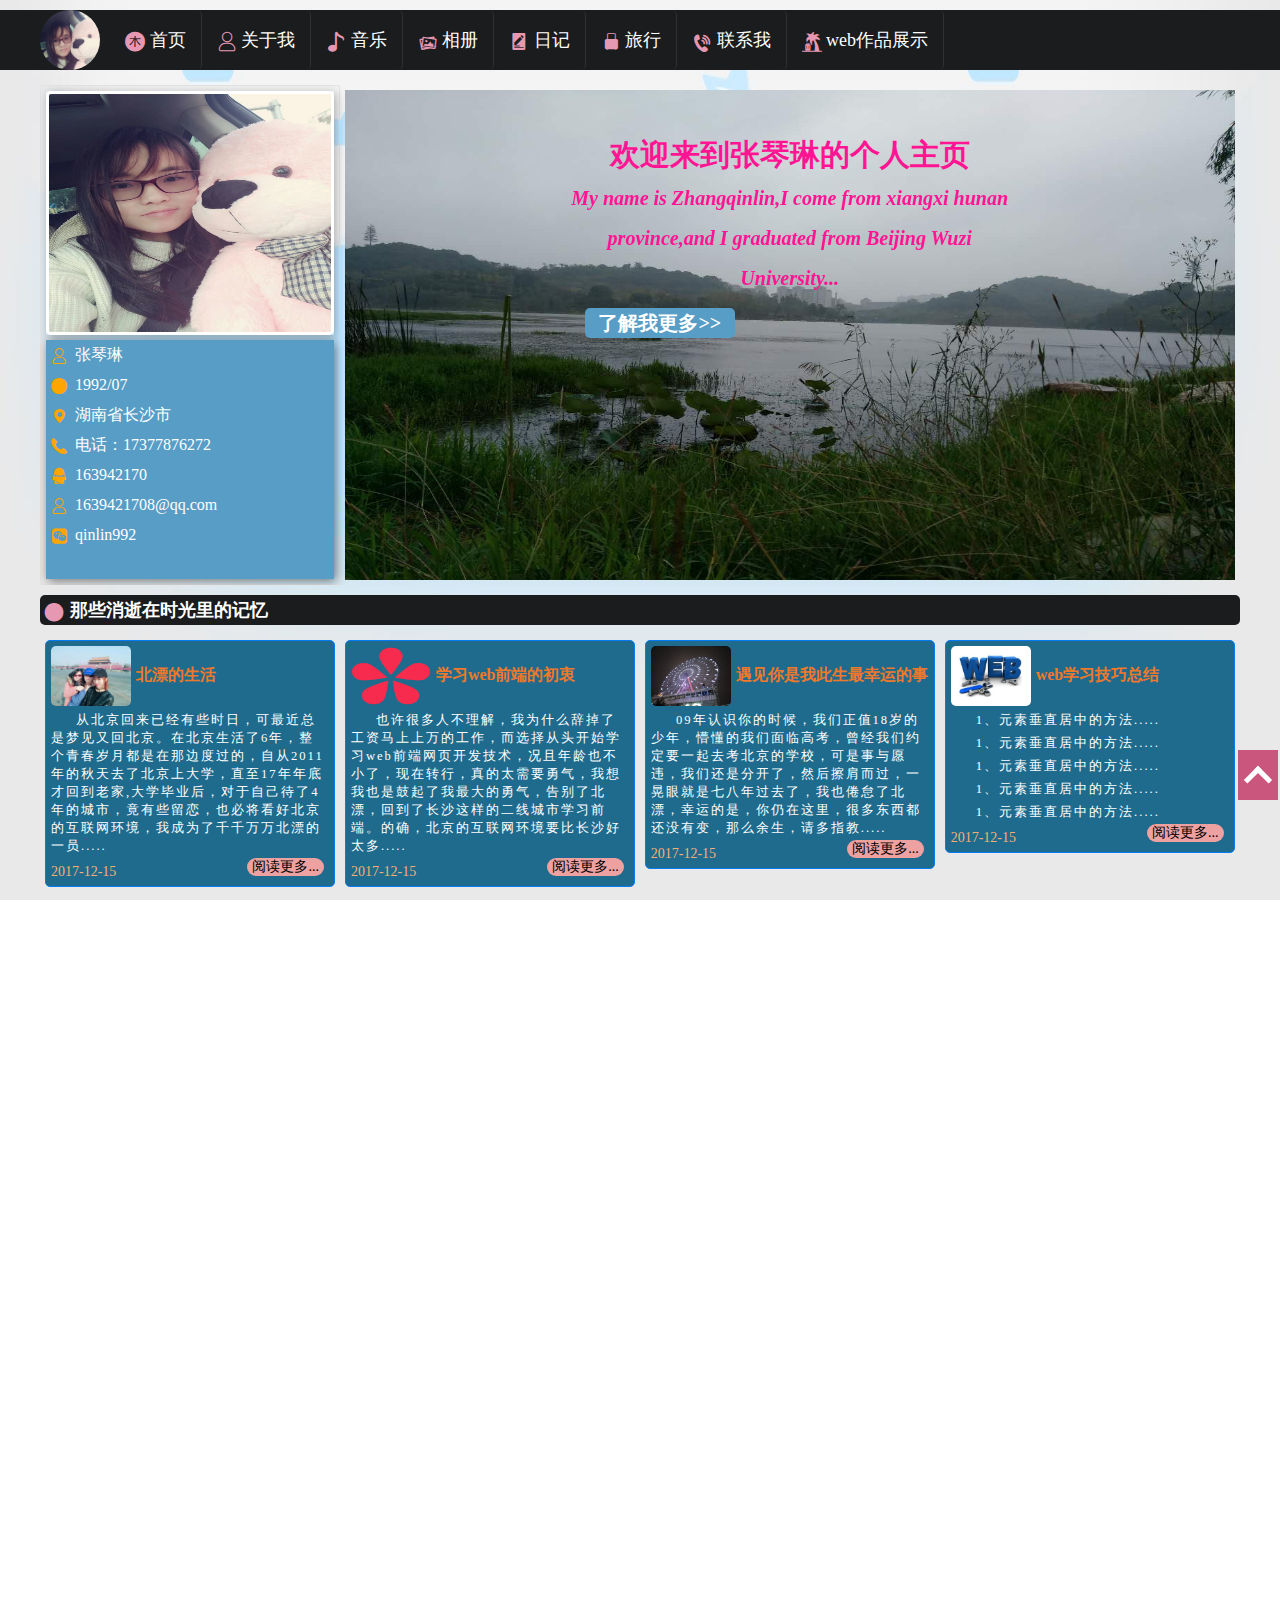
<file: index.html>
<!DOCTYPE html>
<html>

	<head>
		<meta charset="UTF-8">
		<meta name="viewport" content="width=device-width,initial-scale=1,minimum-scale=1,maximum-scale=1,user-scalable=no" />
		<title>zhangqinlin个人博客</title>
		<link rel="stylesheet" type="text/css" href="./css/自定义栅格.css" />
		<link rel="stylesheet" type="text/css" href="./css/index.css" />
		<link rel="stylesheet" type="text/css" href="./css/public.css" />
		<link rel="stylesheet" type="text/css" href="./css/iconfont.css">
		<script src="./js/index.js" type="text/javascript" charset="utf-8"></script>
		<link rel="shortcut icon" href="./img/qinlin.jpg">

	</head>

	<body>
		<div id="snowFlow"></div>
		<div id="myHome">

			<!--头部开始-->
			<div id="header" class="clearfix">
				<div class="header_fix">
					<div class="container">
						<div class="row clearfix" >
							<a href="index.html"  class="col-xs-6 logo"><i></i></a>
						<ul>
							<a href="index.html" class="col-xs-6 ">
								<li>
									<i class="iconfont icon-mu"></i>
									<span>首页</span>
								</li>
							</a>
							<a href="aboutMe.html" class="col-xs-6 ">
								<li class="aboutMe">
									<i class="iconfont icon-wo"></i>
									<span>关于我</span>
								</li>
							</a>
							<a href="music.html" class="col-xs-6 ">
								<li>
									<i class="iconfont icon-yinle"></i> 音乐
								</li>
							</a>
							<a href="photos.html" class="col-xs-6 ">
								<li>
									<i class="iconfont icon-zhaopian"></i>
									<span>相册</span>
								</li>
							</a>
							<a href="diary.html" class="col-xs-6 ">
								<li>
									<i class="iconfont icon-diary"></i>
									<span>日记</span>
								</li>
							</a>
							<a href="travel.html" class="col-xs-6 ">
								<li>
									<i class="iconfont icon-lvhang2"></i> 旅行
								</li>
							</a>

							<a href="contactME.html" class="col-xs-6 ">
								<li>
									<i class="iconfont icon-dianhua"></i>
									<span>联系我</span>
								</li>
							</a>
							<a href="webProduct.html" class="col-xs-6 ">
								<li>
									<i class="iconfont icon-lvhang1"></i>
									<span>web作品展示</span>
								</li>
							</a>
						</ul>
						</div>
						
					</div>
				</div>

			</div>
			<!--头部结束-->

			<div id="Flash" >
				<!--轮播图部分-->
				<div class="container clearfix">
					<div class="row clearfix">
						<div class="col-lg-3 col-md-6 col-xs-12 col-sm-3 F_left ">
						<div class="photo">
							<img src="./img/qinlin.jpg"/>
						</div>
							<ul class="introduce">
								<li>
									<i class="iconfont icon-wo"></i>
									<span>张琴琳</span>
								</li>
								<li>
									<i class="iconfont icon-xiangmu"></i>
									<span>1992/07</span>
								</li>
								<li >
									<i class="iconfont icon-didian"></i>
									<span>湖南省长沙市</span>
								</li>
								<li>
									<i class="iconfont icon-dianhua3"></i>
									<span>电话：17377876272</span>
								</li>
								<li>
									<i class="iconfont icon-qq"></i>
									<span>163942170</span>
								</li>
								<li>
									<i class="iconfont icon-wo"></i>
									<span>1639421708@qq.com</span>
								</li>
								<li>
									<i class="iconfont icon-weixin"></i>
									<span>qinlin992</span>
								</li>
							</ul>
					</div>
						<div class="col-lg-9 col-md-6 col-xs-12 col-sm-3 Flash_list ">
							<a href="#"><img src="./img/5.jpg" / class="lbt"></a>
							<div class="flash_cover">
								<div class="welcome">
									<div class="introduce">
										<span style="font-size: 30px;">欢迎来到张琴琳的个人主页</span>
										<div><em>My name is Zhangqinlin,I come from xiangxi hunan province,and  I graduated from Beijing Wuzi University...</em> </div>
									</div>
									<a href="aboutMe.html" class="more">了解我更多>></a>
								</div>
						    </div>
							<div class="turn_left turn"></div>
							<div class="turn_right turn"></div>
						</div>
					</div>
					
				
				</div>
				<!--轮播图结束-->
			</div>

			<!--内容概览部分-->
			<div class="desc">
				<div class="container clearfix">
					<!--日记-消逝在时光里的记忆-->
					<div class="diary clearfix">
						<div class="title ">
							<i class="iconfont icon-xiangmu"></i>
							<span>那些消逝在时光里的记忆</span>
						</div>
						<div class='row clearfix'>
							<div class="col-lg-3 col-md-3 col-xs-12 col-sm-6">
								<div class="desc-item clearfix">
									<h3><img src="./img/beijing.jpg"/><span>北漂的生活</span></h3>
									<p>从北京回来已经有些时日，可最近总是梦见又回北京。在北京生活了6年，整个青春岁月都是在那边度过的，自从2011年的秋天去了北京上大学，直至17年年底才回到老家,大学毕业后，对于自己待了4年的城市，竟有些留恋，也必将看好北京的互联网环境，我成为了千千万万北漂的一员.....</p>
									<date class='date'>2017-12-15</date>
									<a href="#" class="readMore">阅读更多...</a>
								</div>
							</div>
							<div class="col-lg-3 col-md-3 col-xs-12 col-sm-6">
								<div class="desc-item clearfix">
									<h3><img src="./img/hua.png"  />学习web前端的初衷</h3>
									<p>也许很多人不理解，我为什么辞掉了工资马上上万的工作，而选择从头开始学习web前端网页开发技术，况且年龄也不小了，现在转行，真的太需要勇气，我想我也是鼓起了我最大的勇气，告别了北漂，回到了长沙这样的二线城市学习前端。的确，北京的互联网环境要比长沙好太多.....</p>
									<date class='date'>2017-12-15</date>
									<a href="#" class="readMore">阅读更多...</a>
								</div>
							</div>
							<div class="col-lg-3 col-md-3 col-xs-12 col-sm-6">
								<div class="desc-item clearfix">
									<h3><img src="./img/love1.jpg"  /><span>遇见你是我此生最幸运的事</span></h3>
									<p>09年认识你的时候，我们正值18岁的少年，懵懂的我们面临高考，曾经我们约定要一起去考北京的学校，可是事与愿违，我们还是分开了，然后擦肩而过，一晃眼就是七八年过去了，我也倦怠了北漂，幸运的是，你仍在这里，很多东西都还没有变，那么余生，请多指教.....</p>
									
									<date class='date'>2017-12-15</date>
									<a href="#" class="readMore">阅读更多...</a>
								</div>
							</div>
							<div class="col-lg-3 col-md-3 col-xs-12 col-sm-6">
								<div class="desc-item clearfix">
									<h3><img src="./img/web.jpg"  />web学习技巧总结</h3>
									<p>1、元素垂直居中的方法.....</p>
									<p>1、元素垂直居中的方法.....</p>
									<p>1、元素垂直居中的方法.....</p>
									<p>1、元素垂直居中的方法.....</p>
									<p>1、元素垂直居中的方法.....</p>
									<date class='date'>2017-12-15</date>
									<a href="#" class="readMore">阅读更多...</a>
								</div>
							</div>
						</div>
					</div>
					<!--日记-消逝在时光里的记忆结束-->

					<!--旅行相册-->
					<div class="xiangce clearfix">
						<div class="title ">
							<i class="iconfont icon-liebiao" style="color: red;margin-left: 5px;"></i>
							<span>那些年走过的路</span>
						</div>
						<div class='row clearfix'>
							<div class="col-lg-2 col-md-3 col-xs-6 col-sm-4">
								<div class="desc-item clearfix">
									<img src="./img/11.jpg"/>
									<div>
										<date class='date'>故宫游   <span class="date">2011</span></date>
										<span class="readMore">查看更多</span>
									</div>
								</div>
							</div>
							<div class="col-lg-2 col-md-3 col-xs-6 col-sm-4">
								<div class="desc-item clearfix">
									<img src="./img/14.jpg"/>
									<div>
										<date class='date'>故宫游   <span class="date">2011</span></date>
										<span class="readMore">查看更多</span>
									</div>
								</div>
							</div>
							<div class="col-lg-2 col-md-3 col-xs-6 col-sm-4">
								<div class="desc-item clearfix">
									<img src="./img/15.jpg"/>
									<div>
										<date class='date'>故宫游   <span class="date">2011</span></date>
										<span class="readMore">查看更多</span>
									</div>
								</div>
							</div>
							<div class="col-lg-2 col-md-3 col-xs-6 col-sm-4">
								<div class="desc-item clearfix">
									<img src="./img/4.jpg"/>
									<div>
										<date class='date'>故宫游   <span class="date">2011</span></date>
										<span class="readMore">查看更多</span>
									</div>
								</div>
							</div>
							<div class="col-lg-2 col-md-3 col-xs-6 col-sm-4">
								<div class="desc-item clearfix">
									<img src="./img/5.jpg"/>
									<div>
										<date class='date'>建珊瑚   <span class="date">2011</span></date>
										<span class="readMore">查看更多</span>
									</div>
								</div>
							</div>
							<div class="col-lg-2 col-md-3 col-xs-6 col-sm-4">
								<div class="desc-item clearfix">
									<img src="./img/6.jpg"/>
									<div>
										<date class='date'>巴厘岛   <span class="date">2017</span></date>
										<span class="readMore">查看更多</span>
									</div>
								</div>
							</div>
							
						</div>
					</div>
					<!--旅行相册结束-->

					<!--web作品展示-->
					<div class="webProuct clearfix">
						<div class="title ">
							<i class="iconfont icon-lvxing1"></i>
							<span>对web前端的热爱</span>
						</div>
						<div class='row clearfix'>
							<div class="col-lg-3 col-md-6 col-xs-12 col-sm-6">
								<div class="desc-item  xiaomi">
									<a href="#" class="readMore">详细信息...</a>
									<h3>小米商城项目</h3>
									
								</div>
							</div>
							<div class="col-lg-3 col-md-6 col-xs-12 col-sm-6">
								<div class="desc-item canvas">
									<h3>canvas h5</h3>
									<a href="#"  class="readMore">详细信息...</a>
								</div>
							</div>
							<div class="col-lg-3 col-md-6 col-xs-12 col-sm-6">
								<div class="desc-item meituan">
									<h3>美图网</h3>
									<a href="#" class="readMore">详细信息...</a>
								</div>
							</div>
							<div class="col-lg-3 col-md-6 col-xs-12 col-sm-6">
								<div class="desc-item taobao">
									<h3>淘宝</h3>
									<a href="#" class="readMore">详细信息...</a>
								</div>
							</div>
						</div>
					</div>
					<!--web作品展示结束-->
				</div>
			</div>

			<!--底部部分-->
			<div id="footer">
				<div class='container'>
					<div class='footer_link'>web前端学习常用链接：
						<a href="https://github.com/">github代码托管</a>
						<a href="https://ke.qq.com/">腾讯课堂</a>
						<a href="https://gitee.com/">码云</a>
						<a href="http://www.w3school.com.cn/">W3C school</a>
						<a href="https://developer.mozilla.org/zh-CN/docs/Web/JavaScript">javascript MDN</a>
						<a href="http://www.runoob.com/">菜鸟教程</a>
						<a href="https://ke.qq.com/">自强学堂</a>
					</div>
					<p>本网站作者：张琴琳，所有的内容由本人原创，侵权必究。</p>
				</div>
			</div><br />
			<!--底部部分结束-->

			<!--回到顶部按钮-->
			<div class="toTOP">
				<div class="f_top">

				</div>
			</div>
			<!--回到顶部按钮结束-->
		</div>
		
	</body>

</html>
</file>
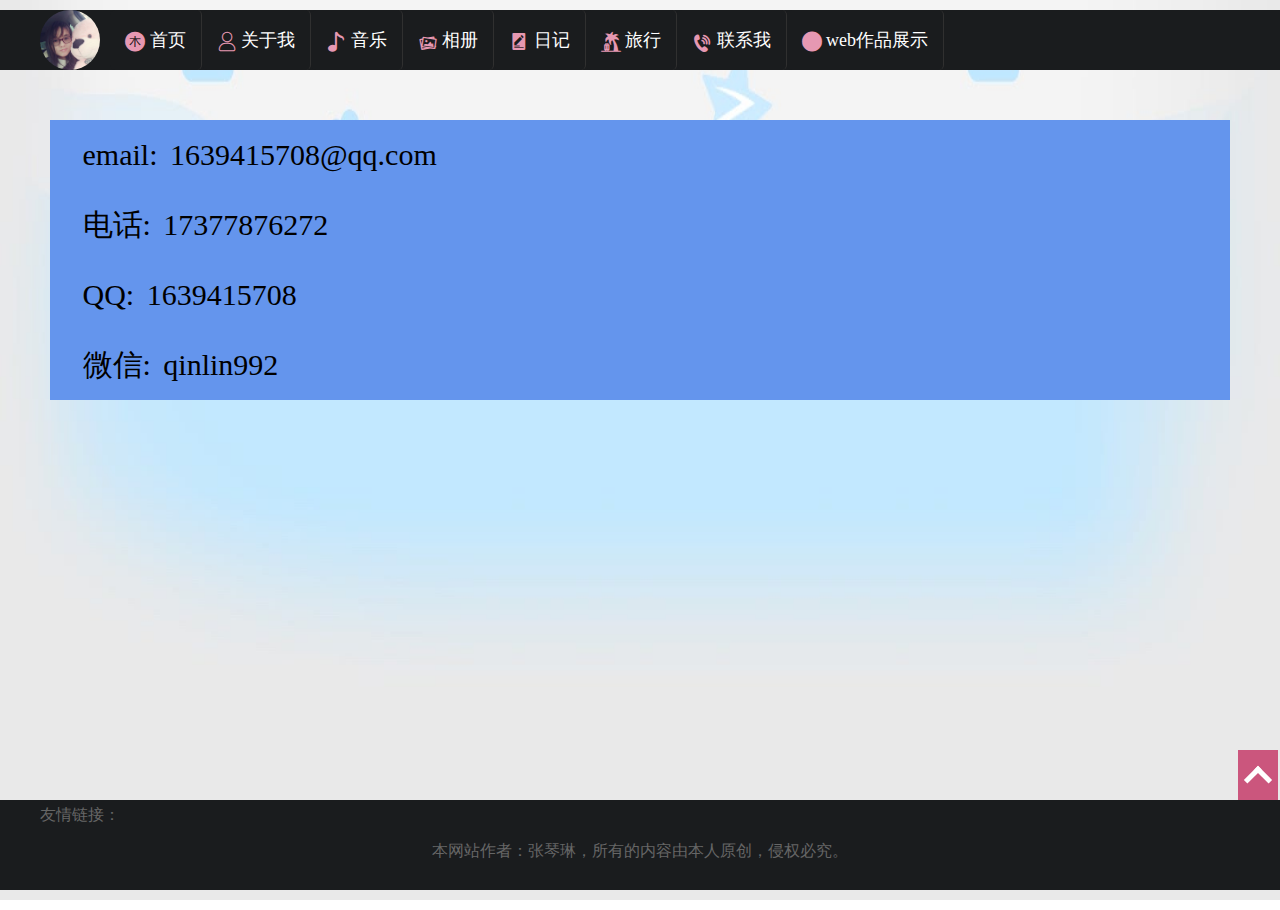
<file: contactMe.html>
<!DOCTYPE html>
<html>

	<head>
		<meta charset="UTF-8">
		<title>web成果展示</title>
		<link rel="stylesheet" type="text/css" href="./css/自定义栅格.css" />
		<meta name="viewport" content="width=device-width,initial-scale=1,minimum-scale=1,maximum-scale=1,user-scalable=no" />
		<link rel="stylesheet" type="text/css" href="./css/webProduct.css" />
		<link rel="stylesheet" type="text/css" href="./css/public.css" />
		<link rel="stylesheet" type="text/css" href="./css/iconfont.css" />
		<link rel="shortcut icon" href="./img/木.png">
	</head>

	<style type="text/css">
		.contact{font-size: 30px;color: #000; margin: 50px;height: 70%;}
		.contact .info{width: 100%;background: cornflowerblue;}
		.contact .info .info-item i{display: inline-block;width: 20px;height: 20px;font-size: 30px;}
		.contact .info .info-item span{display: inline-block;line-height: 60px;}
		.contact .info .info-item span:nth-of-type(1){padding: 5px;}
		.contact .info .info-item span:nth-of-type(2){}
	</style>
	<body>
		<div id="myHome">
			<!--头部开始-->
			<div id="header" class="clearfix">
				<div class="header_fix">
					<div class="container">
						<div class="row clearfix" >
							<a href="index.html"  class="col-xs-6 logo"><i></i></a>
						<ul>
							<a href="index.html" class="col-xs-6 ">
								<li>
									<i class="iconfont icon-mu"></i>
									<span>首页</span>
								</li>
							</a>
							<a href="aboutMe.html" class="col-xs-6 ">
								<li class="aboutMe">
									<i class="iconfont icon-wo"></i>
									<span>关于我</span>
								</li>
							</a>
							<a href="music.html" class="col-xs-6 ">
								<li>
									<i class="iconfont icon-yinle"></i> 音乐
								</li>
							</a>
							<a href="photos.html" class="col-xs-6 ">
								<li>
									<i class="iconfont icon-zhaopian"></i>
									<span>相册</span>
								</li>
							</a>
							<a href="diary.html" class="col-xs-6 ">
								<li>
									<i class="iconfont icon-diary"></i>
									<span>日记</span>
								</li>
							</a>
							<a href="travel.html" class="col-xs-6 ">
								<li>
									<i class="iconfont icon-lvhang1"></i> 旅行
								</li>
							</a>

							<a href="contactME.html" class="col-xs-6 ">
								<li>
									<i class="iconfont icon-dianhua"></i>
									<span>联系我</span>
								</li>
							</a>
							<a href="webProduct.html" class="col-xs-6 ">
								<li>
									<i class="iconfont icon-xiangmu"></i>
									<span>web作品展示</span>
								</li>
							</a>
						</ul>
						</div>
						
					</div>
				</div>

			</div>
			<!--头部结束-->
			
			<!--内容部分-->
			<div class="contact">
				<div class="container">
					<div class="info">
						<div class="info-item">
							<i class="iconfont icon-zan"></i>
							<span>email:</span>
							<span>1639415708@qq.com</span>
						</div>
						<div class="info-item">
							<i class="iconfont icon-zan"></i>
							<span>电话:</span>
							<span>17377876272</span>
						</div>
						<div class="info-item">
							<i class="iconfont icon-zan"></i>
							<span>QQ:</span>
							<span>1639415708</span>
						</div>
						<div class="info-item">
							<i class="iconfont icon-zan"></i>
							<span>微信:</span>
							<span>qinlin992</span>
						</div>
					</div>
				</div>
				
			</div>

		<div id="footer">
			<div class='container'>
				<div class='footer_link'>友情链接：
					<a href="#"></a>
				</div>
				<p>本网站作者：张琴琳，所有的内容由本人原创，侵权必究。</p>
			</div>
		</div>
		<div class="toTOP">
			<div class="f_top">

			</div>
		</div>

		</div>
	</body>

</html>
</file>
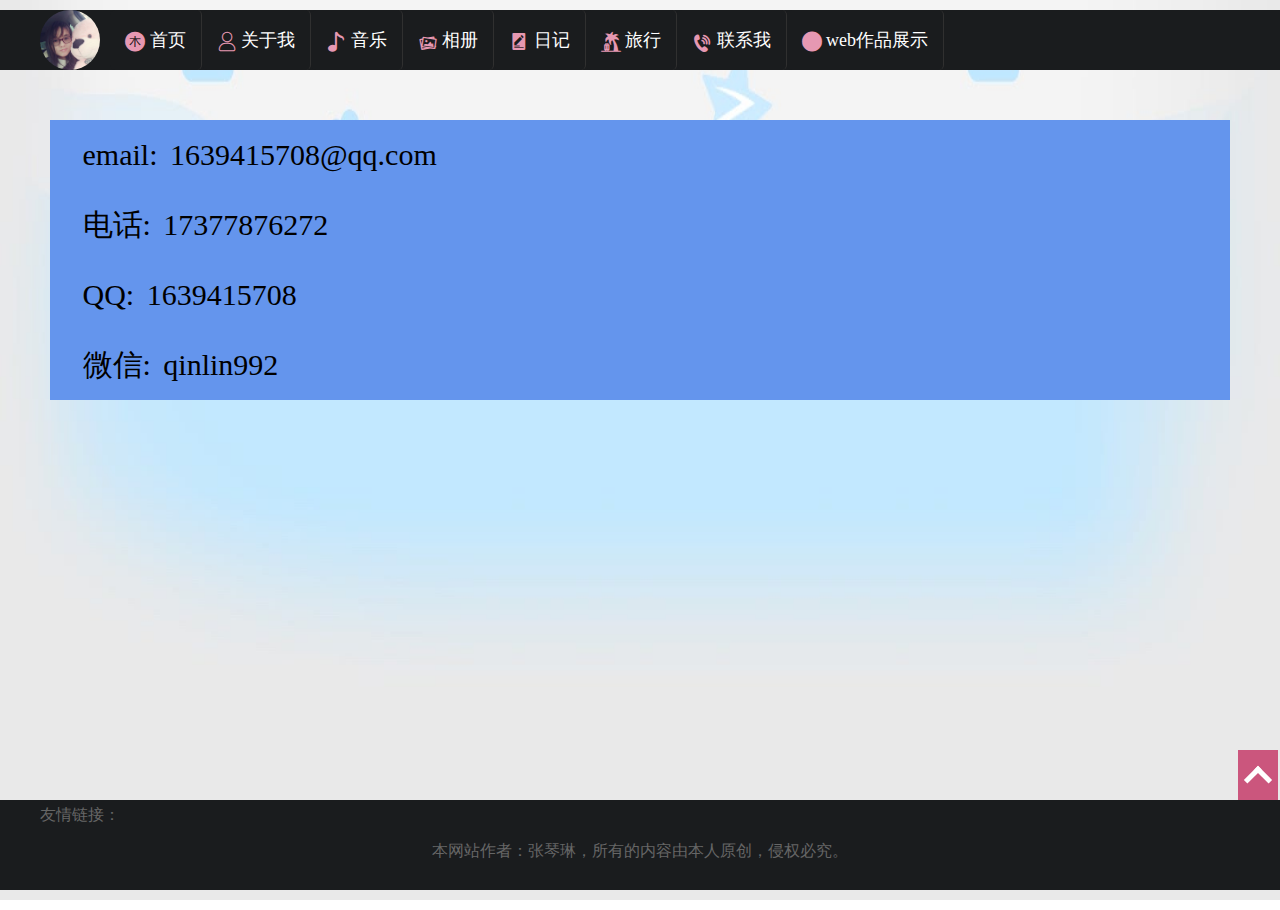
<file: diary.html>
<!DOCTYPE html>
<html>

	<head>
		<meta charset="UTF-8">
		<title>web成果展示</title>
		<link rel="stylesheet" type="text/css" href="./css/自定义栅格.css" />
		<link rel="stylesheet" type="text/css" href="./css/webProduct.css" />
		<link rel="stylesheet" type="text/css" href="./css/public.css" />
		<link rel="stylesheet" type="text/css" href="./css/iconfont.css" />
		<link rel="shortcut icon" href="./img/木.png">
	</head>

	<style type="text/css">
		.contact{font-size: 30px;color: #000; margin: 50px;height: 70%;}
		.contact .info{width: 100%;background: cornflowerblue;}
		.contact .info .info-item i{display: inline-block;width: 20px;height: 20px;font-size: 30px;}
		.contact .info .info-item span{display: inline-block;line-height: 60px;}
		.contact .info .info-item span:nth-of-type(1){padding: 5px;}
		.contact .info .info-item span:nth-of-type(2){}
	</style>
	<body>
		<div id="myHome">
			<!--头部开始-->
			<div id="header" class="clearfix">
				<div class="header_fix">
					<div class="container">
						<div class="row clearfix" >
							<a href="index.html"  class="col-xs-6 logo"><i></i></a>
						<ul>
							<a href="index.html" class="col-xs-6 ">
								<li>
									<i class="iconfont icon-mu"></i>
									<span>首页</span>
								</li>
							</a>
							<a href="aboutMe.html" class="col-xs-6 ">
								<li class="aboutMe">
									<i class="iconfont icon-wo"></i>
									<span>关于我</span>
								</li>
							</a>
							<a href="music.html" class="col-xs-6 ">
								<li>
									<i class="iconfont icon-yinle"></i> 音乐
								</li>
							</a>
							<a href="photos.html" class="col-xs-6 ">
								<li>
									<i class="iconfont icon-zhaopian"></i>
									<span>相册</span>
								</li>
							</a>
							<a href="diary.html" class="col-xs-6 ">
								<li>
									<i class="iconfont icon-diary"></i>
									<span>日记</span>
								</li>
							</a>
							<a href="travel.html" class="col-xs-6 ">
								<li>
									<i class="iconfont icon-lvhang1"></i> 旅行
								</li>
							</a>

							<a href="contactME.html" class="col-xs-6 ">
								<li>
									<i class="iconfont icon-dianhua"></i>
									<span>联系我</span>
								</li>
							</a>
							<a href="webProduct.html" class="col-xs-6 ">
								<li>
									<i class="iconfont icon-xiangmu"></i>
									<span>web作品展示</span>
								</li>
							</a>
						</ul>
						</div>
					</div>
				</div>

			</div>
			<!--头部结束-->
			
			<!--内容部分-->
			<div class="contact">
				<div class="container">
					<div class="info">
						<div class="info-item">
							<i class="iconfont icon-zan"></i>
							<span>email:</span>
							<span>1639415708@qq.com</span>
						</div>
						<div class="info-item">
							<i class="iconfont icon-zan"></i>
							<span>电话:</span>
							<span>17377876272</span>
						</div>
						<div class="info-item">
							<i class="iconfont icon-zan"></i>
							<span>QQ:</span>
							<span>1639415708</span>
						</div>
						<div class="info-item">
							<i class="iconfont icon-zan"></i>
							<span>微信:</span>
							<span>qinlin992</span>
						</div>
					</div>
				</div>
				
			</div>

		<div id="footer">
			<div class='container'>
				<div class='footer_link'>友情链接：
					<a href="#"></a>
				</div>
				<p>本网站作者：张琴琳，所有的内容由本人原创，侵权必究。</p>
			</div>
		</div>
		<div class="toTOP">
			<div class="f_top">

			</div>
		</div>

		</div>
	</body>

</html>
</file>
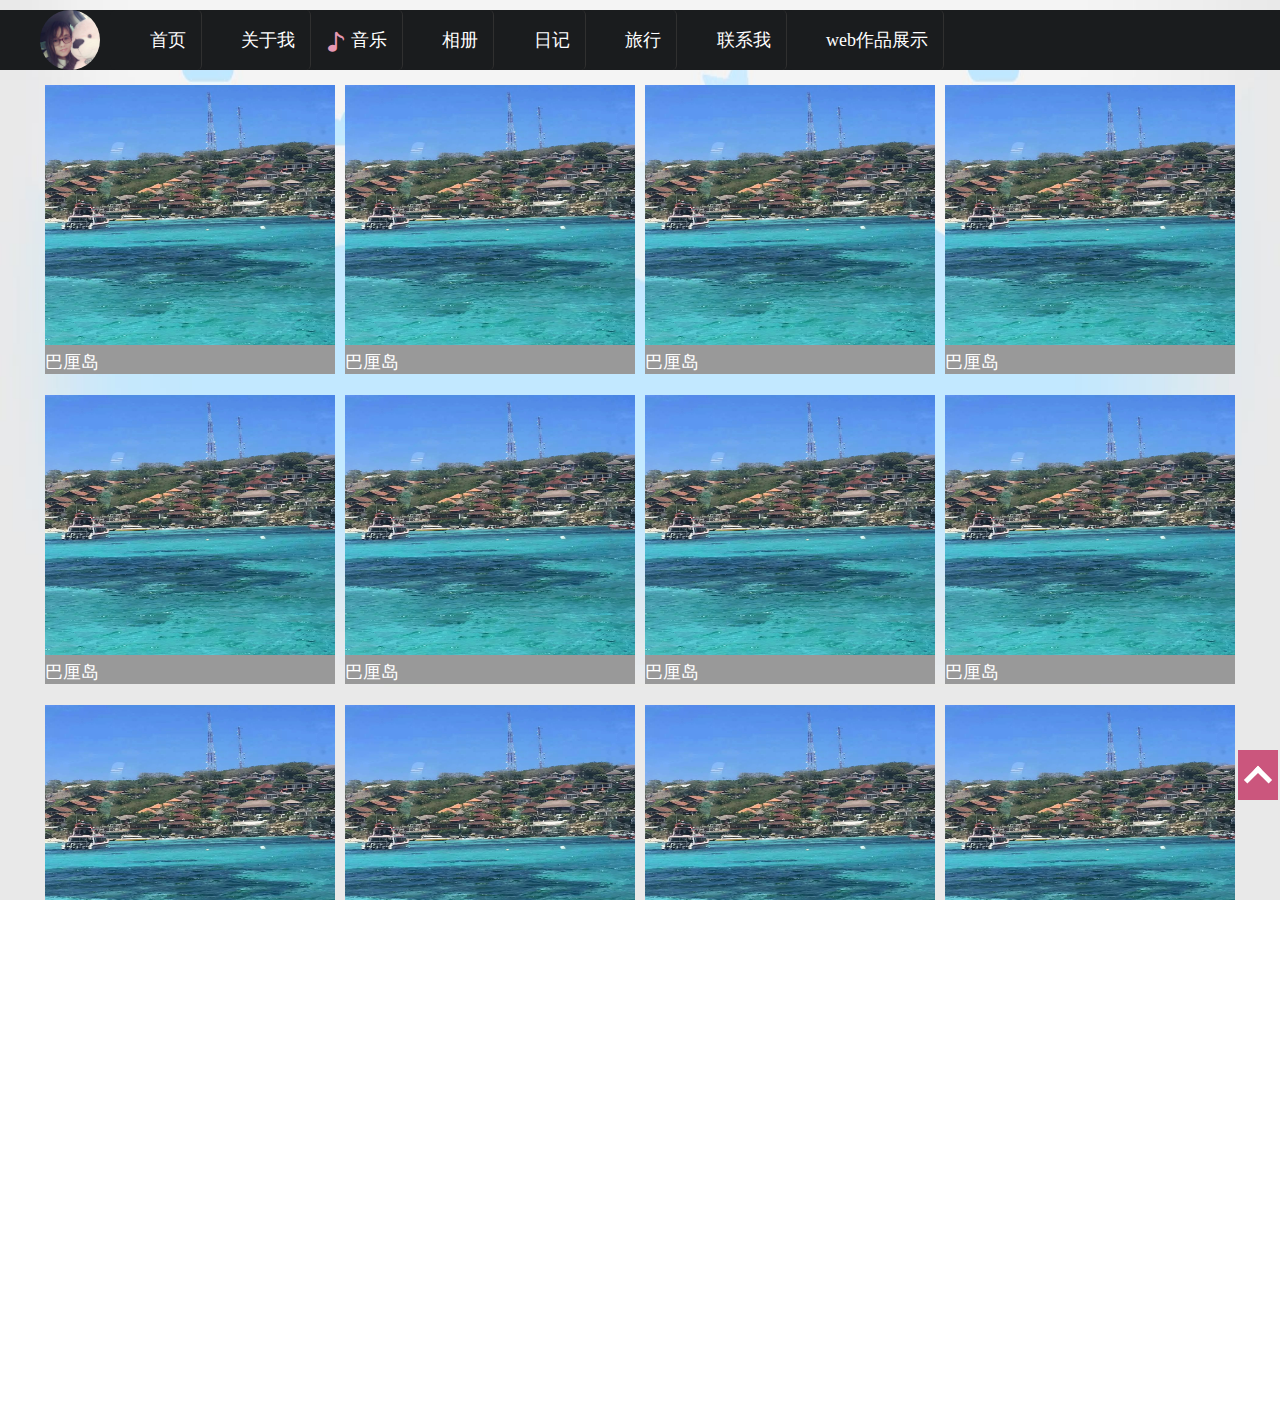
<file: travel.html>
<!DOCTYPE html>
<html>

	<head>
		<meta charset="UTF-8">
		<title>web成果展示</title>
		<link rel="stylesheet" type="text/css" href="./css/自定义栅格.css" />
		<link rel="stylesheet" type="text/css" href="./css/webProduct.css" />
		<link rel="stylesheet" type="text/css" href="./css/public.css" />
		<link rel="stylesheet" type="text/css" href="./css/iconfont.css" />
		<link rel="shortcut icon" href="./img/木.png">
	</head>

	<style type="text/css">
		/*头部特殊样式*/
		
		#header .container ul a.travel {background: #08C3B4;}
		/*头部特殊样式结束*/
		
		.travel_con {width: 100%;1000px;}
		.travel_con .row{height: 300px;}
		.travel_con  .row .travel-item{height: 100%;background: #999;}
	    .travel_con  .row .travel-item img{width: 100%;height: 260px;}
	</style>

	<body>
		<div id="myHome">
			<!--头部开始-->
			<div id="header" class="clearfix">
				<div class="header_fix">
					<div class="container">
						<div class="row clearfix" >
							<a href="index.html"  class="col-xs-6 logo"><i></i><!--<span style="color: red;line-height: 60px;font-size: 20px;">张琴琳的个人主页</span>--></a>
						<ul>
							<a href="index.html" class="col-xs-6 ">
								<li>
									<i class="iconfont icon-mu1"></i>
									<span>首页</span>
								</li>
							</a>
							<a href="aboutMe.html" class="col-xs-6 ">
								<li class="aboutMe">
									<i class="iconfont icon-xiaoren"></i>
									<span>关于我</span>
								</li>
							</a>
							<a href="music.html" class="col-xs-6 ">
								<li>
									<i class="iconfont icon-yinle"></i> 音乐
								</li>
							</a>
							<a href="photos.html" class="col-xs-6 ">
								<li>
									<i class="iconfont icon-xiangce"></i>
									<span>相册</span>
								</li>
							</a>
							<a href="diary.html" class="col-xs-6 ">
								<li>
									<i class="iconfont icon-xieriji"></i>
									<span>日记</span>
								</li>
							</a>
							<a href="travel.html" class="col-xs-6 ">
								<li>
									<i class="iconfont icon-flower"></i> 旅行
								</li>
							</a>

							<a href="contactME.html" class="col-xs-6 ">
								<li>
									<i class="iconfont icon-zan"></i>
									<span>联系我</span>
								</li>
							</a>
							<a href="webProduct.html" class="col-xs-6 ">
								<li>
									<i class="iconfont icon-zan"></i>
									<span>web作品展示</span>
								</li>
							</a>
						</ul>
						</div>
						
					</div>
				</div>

			</div>
			<!--头部结束--

			<!--内容部分-->
			<div class="travel_con">
				<div class="container">
					<div class="row">
						<div class="col-lg-3 col-md-6 col-xs-12 col-sm-6">
							<div class="travel-item">
	                            <img src="./img/2.jpg"/>
	                            <p>巴厘岛</p>
							</div>
						</div>
						<div class="col-lg-3 col-md-6 col-xs-12 col-sm-6">
							<div class="travel-item">
	                            <img src="./img/2.jpg"/>
	                            <p>巴厘岛</p>
							</div>
						</div>
						<div class="col-lg-3 col-md-6 col-xs-12 col-sm-6">
							<div class="travel-item">
	                            <img src="./img/2.jpg"/>
	                            <p>巴厘岛</p>
							</div>
						</div>
						<div class="col-lg-3 col-md-6 col-xs-12 col-sm-6">
							<div class="travel-item">
	                            <img src="./img/2.jpg"/>
	                            <p>巴厘岛</p>
							</div>
						</div>
					</div>
					<div class="row">
						<div class="col-lg-3 col-md-6 col-xs-12 col-sm-6">
							<div class="travel-item">
	                            <img src="./img/2.jpg"/>
	                            <p>巴厘岛</p>
							</div>
						</div>
						<div class="col-lg-3 col-md-6 col-xs-12 col-sm-6">
							<div class="travel-item">
	                            <img src="./img/2.jpg"/>
	                            <p>巴厘岛</p>
							</div>
						</div>
						<div class="col-lg-3 col-md-6 col-xs-12 col-sm-6">
							<div class="travel-item">
	                            <img src="./img/2.jpg"/>
	                            <p>巴厘岛</p>
							</div>
						</div>
						<div class="col-lg-3 col-md-6 col-xs-12 col-sm-6">
							<div class="travel-item">
	                            <img src="./img/2.jpg"/>
	                            <p>巴厘岛</p>
							</div>
						</div>
					</div>
					<div class="row">
						<div class="col-lg-3 col-md-6 col-xs-12 col-sm-6">
							<div class="travel-item">
	                            <img src="./img/2.jpg"/>
	                            <p>巴厘岛</p>
							</div>
						</div>
						<div class="col-lg-3 col-md-6 col-xs-12 col-sm-6">
							<div class="travel-item">
	                            <img src="./img/2.jpg"/>
	                            <p>巴厘岛</p>
							</div>
						</div>
						<div class="col-lg-3 col-md-6 col-xs-12 col-sm-6">
							<div class="travel-item">
	                            <img src="./img/2.jpg"/>
	                            <p>巴厘岛</p>
							</div>
						</div>
						<div class="col-lg-3 col-md-6 col-xs-12 col-sm-6">
							<div class="travel-item">
	                            <img src="./img/2.jpg"/>
	                            <p>巴厘岛</p>
							</div>
						</div>
					</div>
					<div class="row">
						<div class="col-lg-3 col-md-6 col-xs-12 col-sm-6">
							<div class="travel-item">
	                            <img src="./img/2.jpg"/>
	                            <p>巴厘岛</p>
							</div>
						</div>
						<div class="col-lg-3 col-md-6 col-xs-12 col-sm-6">
							<div class="travel-item">
	                            <img src="./img/2.jpg"/>
	                            <p>巴厘岛</p>
							</div>
						</div>
						<div class="col-lg-3 col-md-6 col-xs-12 col-sm-6">
							<div class="travel-item">
	                            <img src="./img/2.jpg"/>
	                            <p>巴厘岛</p>
							</div>
						</div>
						<div class="col-lg-3 col-md-6 col-xs-12 col-sm-6">
							<div class="travel-item">
	                            <img src="./img/2.jpg"/>
	                            <p>巴厘岛</p>
							</div>
						</div>
					</div>
				</div>

			</div>

			<div id="footer">
				<div class='container'>
					<div class='footer_link'>友情链接：
						<a href="#"></a>
					</div>
					<p>本网站作者：张琴琳，所有的内容由本人原创，侵权必究。</p>
				</div>
			</div>
			<div class="toTOP">
				<div class="f_top">

				</div>
			</div>

		</div>
	</body>

</html>
</file>
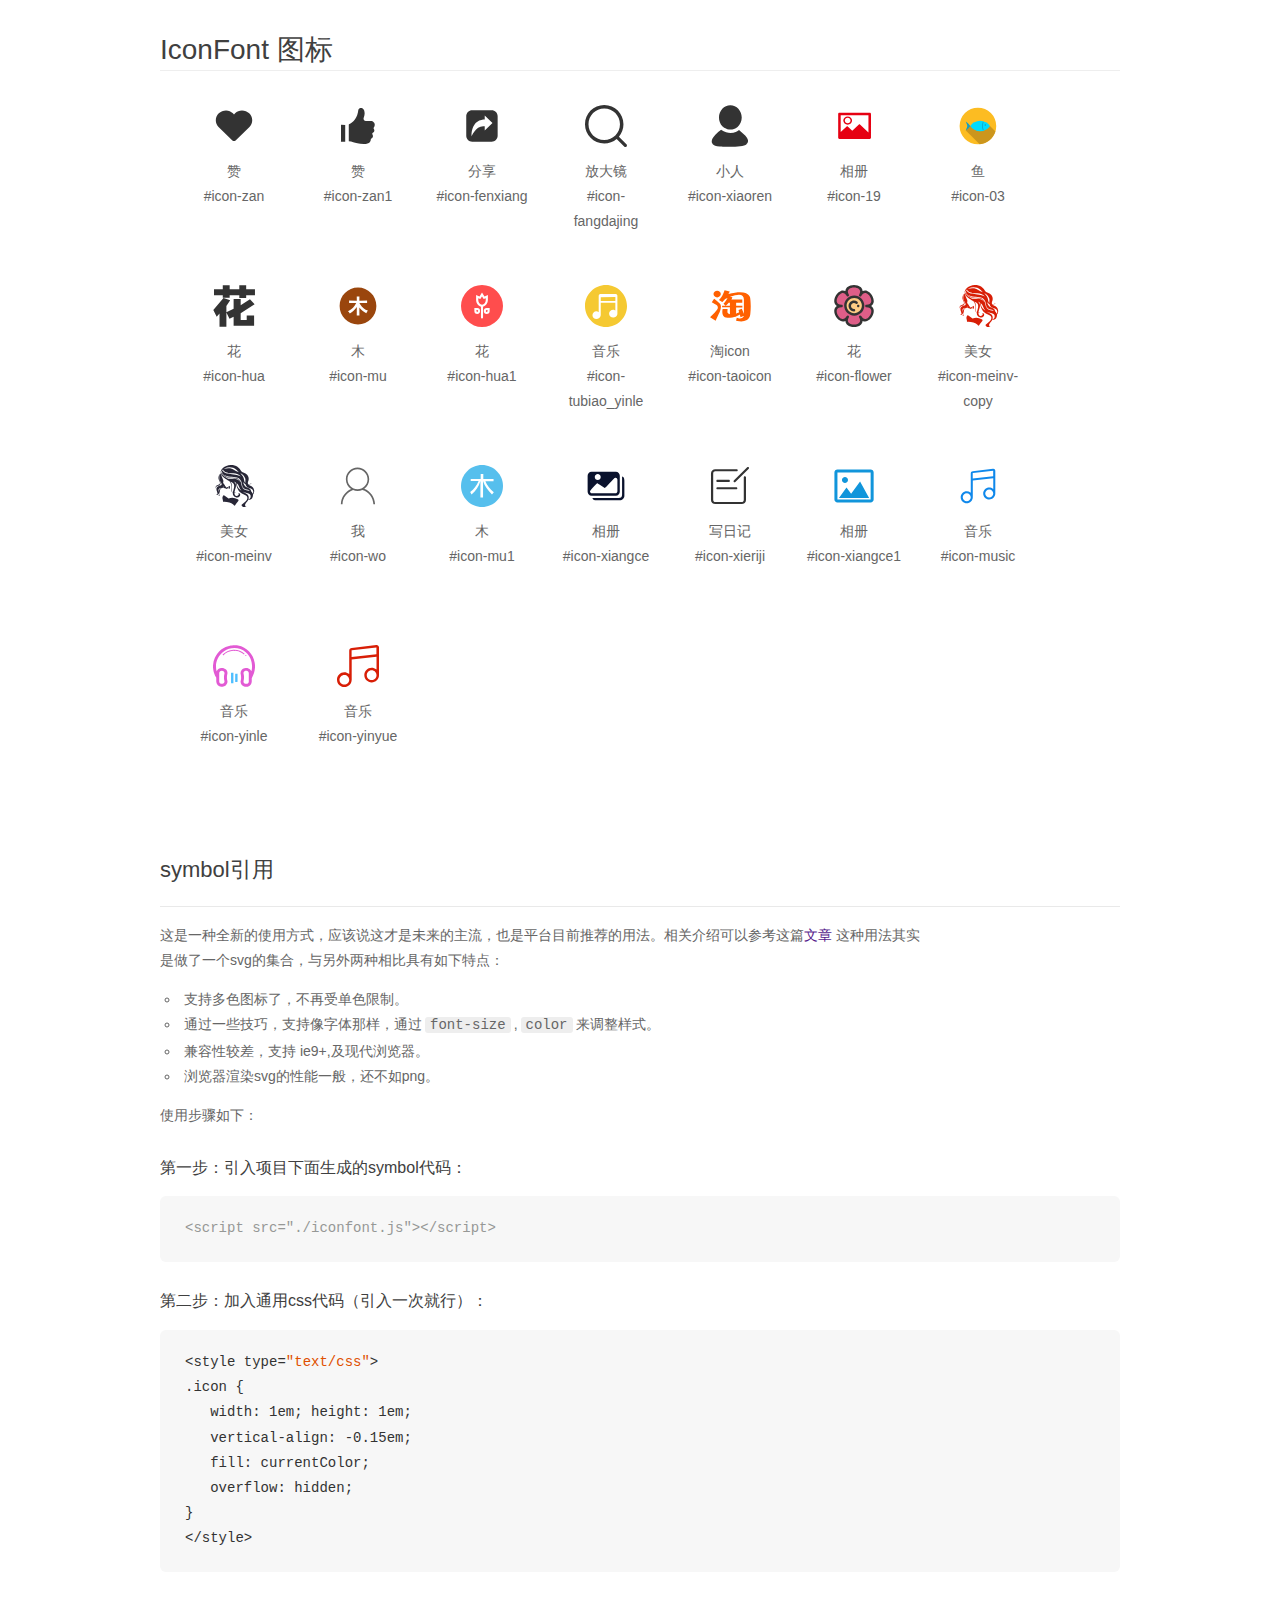
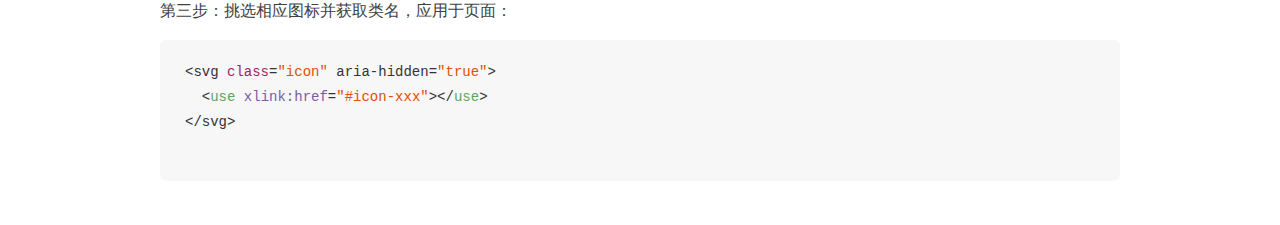
<file: fonts/font_4i6sp2ek9qc9pb9/demo_symbol.html>
<!DOCTYPE html>
<html>
<head>
    <meta charset="utf-8"/>
    <title>IconFont</title>
    <link rel="stylesheet" href="demo.css">
    <script src="iconfont.js"></script>

    <style type="text/css">
        .icon {
          /* 通过设置 font-size 来改变图标大小 */
          width: 1em; height: 1em;
          /* 图标和文字相邻时，垂直对齐 */
          vertical-align: -0.15em;
          /* 通过设置 color 来改变 SVG 的颜色/fill */
          fill: currentColor;
          /* path 和 stroke 溢出 viewBox 部分在 IE 下会显示
             normalize.css 中也包含这行 */
          overflow: hidden;
        }

    </style>
</head>
<body>
    <div class="main markdown">
        <h1>IconFont 图标</h1>
        <ul class="icon_lists clear">
            
                <li>
                    <svg class="icon" aria-hidden="true">
                        <use xlink:href="#icon-zan"></use>
                    </svg>
                    <div class="name">赞</div>
                    <div class="fontclass">#icon-zan</div>
                </li>
            
                <li>
                    <svg class="icon" aria-hidden="true">
                        <use xlink:href="#icon-zan1"></use>
                    </svg>
                    <div class="name">赞</div>
                    <div class="fontclass">#icon-zan1</div>
                </li>
            
                <li>
                    <svg class="icon" aria-hidden="true">
                        <use xlink:href="#icon-fenxiang"></use>
                    </svg>
                    <div class="name">分享</div>
                    <div class="fontclass">#icon-fenxiang</div>
                </li>
            
                <li>
                    <svg class="icon" aria-hidden="true">
                        <use xlink:href="#icon-fangdajing"></use>
                    </svg>
                    <div class="name">放大镜</div>
                    <div class="fontclass">#icon-fangdajing</div>
                </li>
            
                <li>
                    <svg class="icon" aria-hidden="true">
                        <use xlink:href="#icon-xiaoren"></use>
                    </svg>
                    <div class="name">小人</div>
                    <div class="fontclass">#icon-xiaoren</div>
                </li>
            
                <li>
                    <svg class="icon" aria-hidden="true">
                        <use xlink:href="#icon-19"></use>
                    </svg>
                    <div class="name">相册</div>
                    <div class="fontclass">#icon-19</div>
                </li>
            
                <li>
                    <svg class="icon" aria-hidden="true">
                        <use xlink:href="#icon-03"></use>
                    </svg>
                    <div class="name">鱼</div>
                    <div class="fontclass">#icon-03</div>
                </li>
            
                <li>
                    <svg class="icon" aria-hidden="true">
                        <use xlink:href="#icon-hua"></use>
                    </svg>
                    <div class="name">花</div>
                    <div class="fontclass">#icon-hua</div>
                </li>
            
                <li>
                    <svg class="icon" aria-hidden="true">
                        <use xlink:href="#icon-mu"></use>
                    </svg>
                    <div class="name">木</div>
                    <div class="fontclass">#icon-mu</div>
                </li>
            
                <li>
                    <svg class="icon" aria-hidden="true">
                        <use xlink:href="#icon-hua1"></use>
                    </svg>
                    <div class="name">花</div>
                    <div class="fontclass">#icon-hua1</div>
                </li>
            
                <li>
                    <svg class="icon" aria-hidden="true">
                        <use xlink:href="#icon-tubiao_yinle"></use>
                    </svg>
                    <div class="name">音乐</div>
                    <div class="fontclass">#icon-tubiao_yinle</div>
                </li>
            
                <li>
                    <svg class="icon" aria-hidden="true">
                        <use xlink:href="#icon-taoicon"></use>
                    </svg>
                    <div class="name">淘icon</div>
                    <div class="fontclass">#icon-taoicon</div>
                </li>
            
                <li>
                    <svg class="icon" aria-hidden="true">
                        <use xlink:href="#icon-flower"></use>
                    </svg>
                    <div class="name">花</div>
                    <div class="fontclass">#icon-flower</div>
                </li>
            
                <li>
                    <svg class="icon" aria-hidden="true">
                        <use xlink:href="#icon-meinv-copy"></use>
                    </svg>
                    <div class="name">美女</div>
                    <div class="fontclass">#icon-meinv-copy</div>
                </li>
            
                <li>
                    <svg class="icon" aria-hidden="true">
                        <use xlink:href="#icon-meinv"></use>
                    </svg>
                    <div class="name">美女</div>
                    <div class="fontclass">#icon-meinv</div>
                </li>
            
                <li>
                    <svg class="icon" aria-hidden="true">
                        <use xlink:href="#icon-wo"></use>
                    </svg>
                    <div class="name">我</div>
                    <div class="fontclass">#icon-wo</div>
                </li>
            
                <li>
                    <svg class="icon" aria-hidden="true">
                        <use xlink:href="#icon-mu1"></use>
                    </svg>
                    <div class="name">木</div>
                    <div class="fontclass">#icon-mu1</div>
                </li>
            
                <li>
                    <svg class="icon" aria-hidden="true">
                        <use xlink:href="#icon-xiangce"></use>
                    </svg>
                    <div class="name">相册</div>
                    <div class="fontclass">#icon-xiangce</div>
                </li>
            
                <li>
                    <svg class="icon" aria-hidden="true">
                        <use xlink:href="#icon-xieriji"></use>
                    </svg>
                    <div class="name">写日记</div>
                    <div class="fontclass">#icon-xieriji</div>
                </li>
            
                <li>
                    <svg class="icon" aria-hidden="true">
                        <use xlink:href="#icon-xiangce1"></use>
                    </svg>
                    <div class="name">相册</div>
                    <div class="fontclass">#icon-xiangce1</div>
                </li>
            
                <li>
                    <svg class="icon" aria-hidden="true">
                        <use xlink:href="#icon-music"></use>
                    </svg>
                    <div class="name">音乐</div>
                    <div class="fontclass">#icon-music</div>
                </li>
            
                <li>
                    <svg class="icon" aria-hidden="true">
                        <use xlink:href="#icon-yinle"></use>
                    </svg>
                    <div class="name">音乐</div>
                    <div class="fontclass">#icon-yinle</div>
                </li>
            
                <li>
                    <svg class="icon" aria-hidden="true">
                        <use xlink:href="#icon-yinyue"></use>
                    </svg>
                    <div class="name">音乐</div>
                    <div class="fontclass">#icon-yinyue</div>
                </li>
            
        </ul>


        <h2 id="symbol-">symbol引用</h2>
        <hr>

        <p>这是一种全新的使用方式，应该说这才是未来的主流，也是平台目前推荐的用法。相关介绍可以参考这篇<a href="">文章</a>
        这种用法其实是做了一个svg的集合，与另外两种相比具有如下特点：</p>
        <ul>
          <li>支持多色图标了，不再受单色限制。</li>
          <li>通过一些技巧，支持像字体那样，通过<code>font-size</code>,<code>color</code>来调整样式。</li>
          <li>兼容性较差，支持 ie9+,及现代浏览器。</li>
          <li>浏览器渲染svg的性能一般，还不如png。</li>
        </ul>
        <p>使用步骤如下：</p>
        <h3 id="-symbol-">第一步：引入项目下面生成的symbol代码：</h3>
        <pre><code class="lang-js hljs javascript"><span class="hljs-comment">&lt;script src="./iconfont.js"&gt;&lt;/script&gt;</span></code></pre>
        <h3 id="-css-">第二步：加入通用css代码（引入一次就行）：</h3>
        <pre><code class="lang-js hljs javascript">&lt;style type=<span class="hljs-string">"text/css"</span>&gt;
.icon {
   width: <span class="hljs-number">1</span>em; height: <span class="hljs-number">1</span>em;
   vertical-align: <span class="hljs-number">-0.15</span>em;
   fill: currentColor;
   overflow: hidden;
}
&lt;<span class="hljs-regexp">/style&gt;</span></code></pre>
        <h3 id="-">第三步：挑选相应图标并获取类名，应用于页面：</h3>
        <pre><code class="lang-js hljs javascript">&lt;svg <span class="hljs-class"><span class="hljs-keyword">class</span></span>=<span class="hljs-string">"icon"</span> aria-hidden=<span class="hljs-string">"true"</span>&gt;<span class="xml"><span class="hljs-tag">
  &lt;<span class="hljs-name">use</span> <span class="hljs-attr">xlink:href</span>=<span class="hljs-string">"#icon-xxx"</span>&gt;</span><span class="hljs-tag">&lt;/<span class="hljs-name">use</span>&gt;</span>
</span>&lt;<span class="hljs-regexp">/svg&gt;
        </span></code></pre>
    </div>
</body>
</html>
</file>
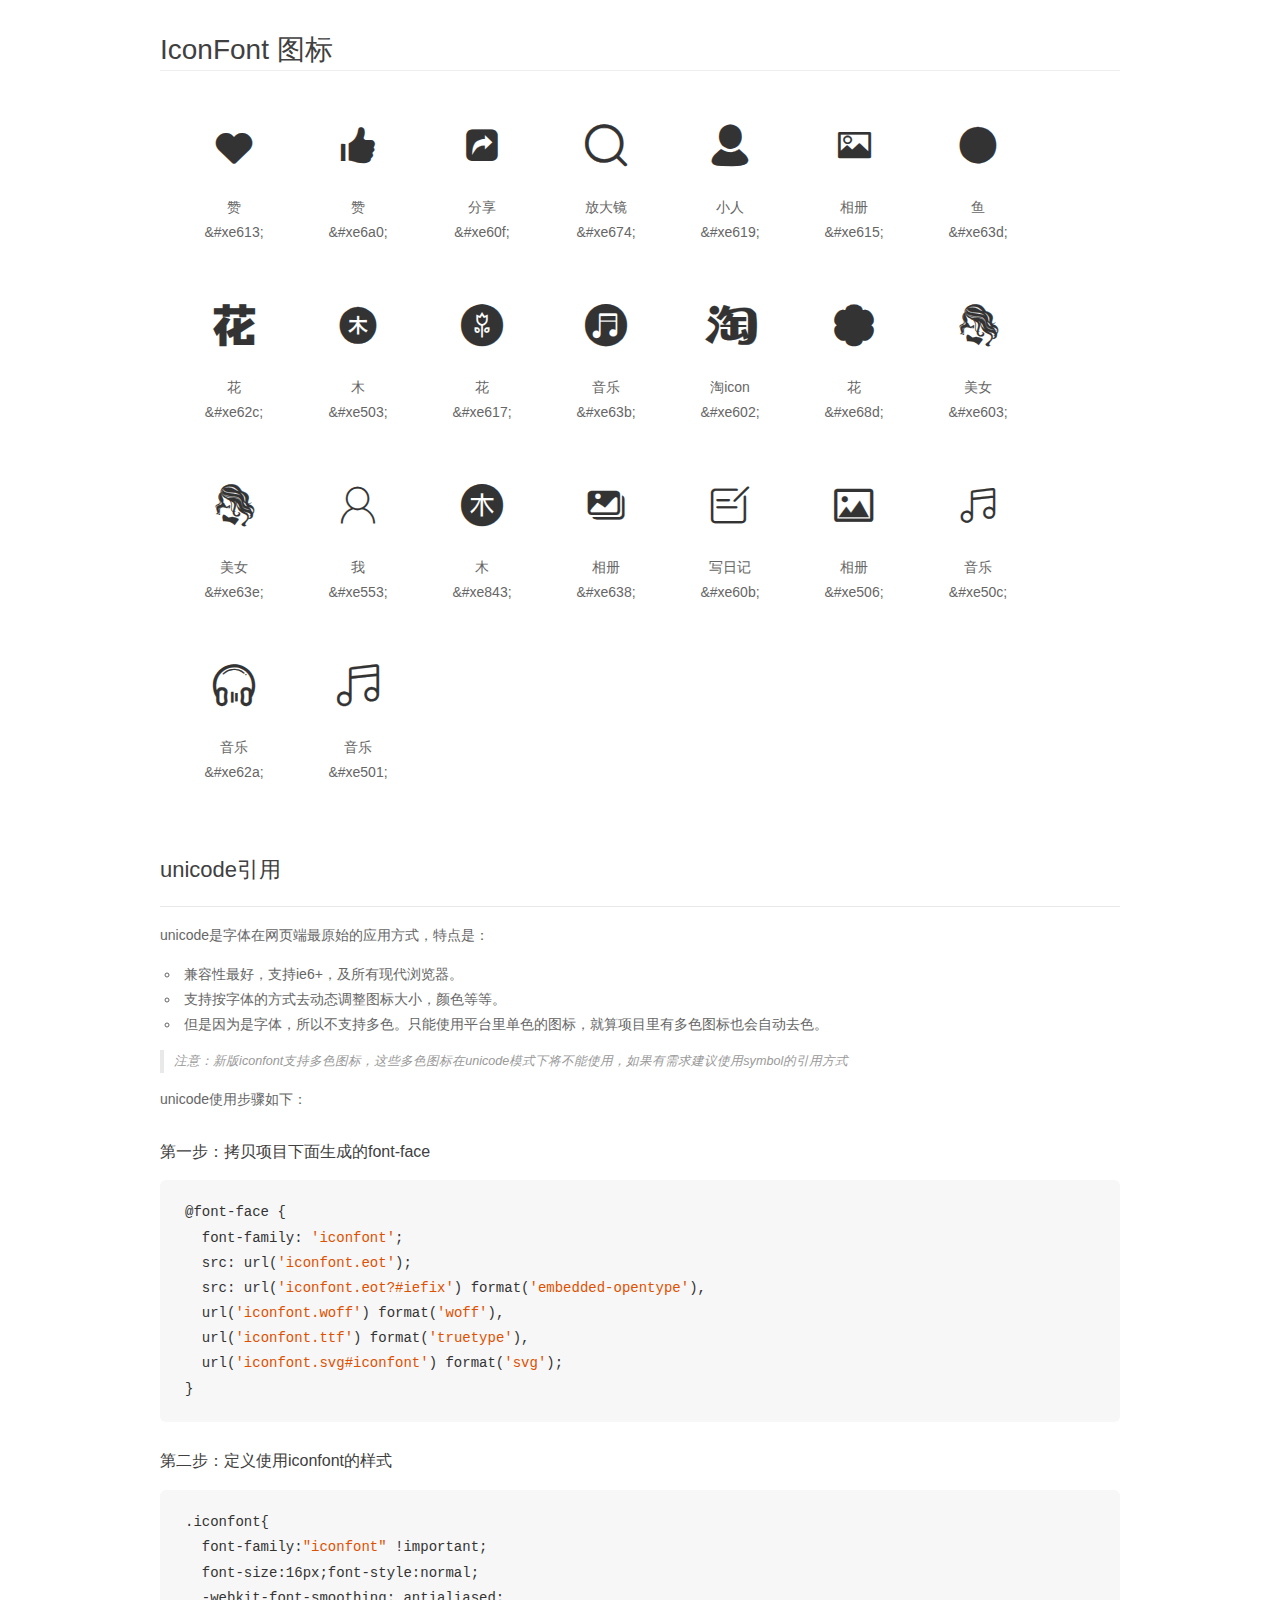
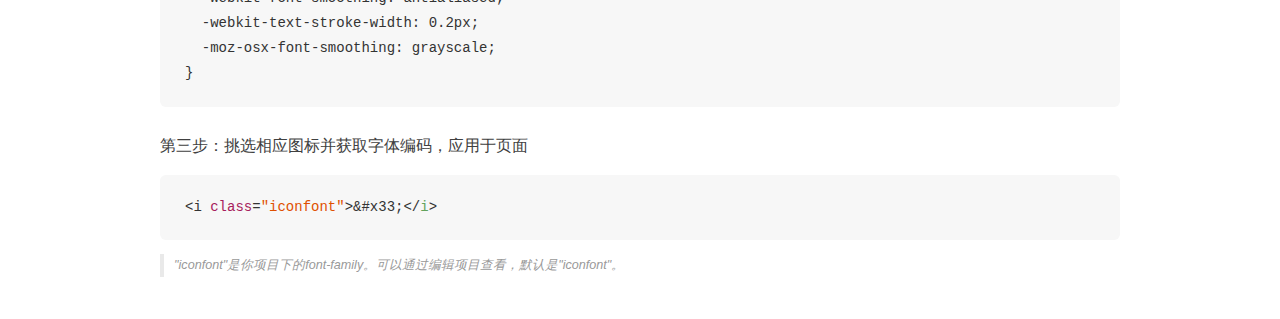
<file: fonts/font_4i6sp2ek9qc9pb9/demo_unicode.html>
<!DOCTYPE html>
<html>
<head>
    <meta charset="utf-8"/>
    <title>IconFont</title>
    <link rel="stylesheet" href="demo.css">

    <style type="text/css">

        @font-face {font-family: "iconfont";
          src: url('iconfont.eot'); /* IE9*/
          src: url('iconfont.eot#iefix') format('embedded-opentype'), /* IE6-IE8 */
          url('iconfont.woff') format('woff'), /* chrome, firefox */
          url('iconfont.ttf') format('truetype'), /* chrome, firefox, opera, Safari, Android, iOS 4.2+*/
          url('iconfont.svg#iconfont') format('svg'); /* iOS 4.1- */
        }

        .iconfont {
          font-family:"iconfont" !important;
          font-size:16px;
          font-style:normal;
          -webkit-font-smoothing: antialiased;
          -webkit-text-stroke-width: 0.2px;
          -moz-osx-font-smoothing: grayscale;
        }

    </style>
</head>
<body>
    <div class="main markdown">
        <h1>IconFont 图标</h1>
        <ul class="icon_lists clear">
            
                <li>
                <i class="icon iconfont">&#xe613;</i>
                    <div class="name">赞</div>
                    <div class="code">&amp;#xe613;</div>
                </li>
            
                <li>
                <i class="icon iconfont">&#xe6a0;</i>
                    <div class="name">赞</div>
                    <div class="code">&amp;#xe6a0;</div>
                </li>
            
                <li>
                <i class="icon iconfont">&#xe60f;</i>
                    <div class="name">分享</div>
                    <div class="code">&amp;#xe60f;</div>
                </li>
            
                <li>
                <i class="icon iconfont">&#xe674;</i>
                    <div class="name">放大镜</div>
                    <div class="code">&amp;#xe674;</div>
                </li>
            
                <li>
                <i class="icon iconfont">&#xe619;</i>
                    <div class="name">小人</div>
                    <div class="code">&amp;#xe619;</div>
                </li>
            
                <li>
                <i class="icon iconfont">&#xe615;</i>
                    <div class="name">相册</div>
                    <div class="code">&amp;#xe615;</div>
                </li>
            
                <li>
                <i class="icon iconfont">&#xe63d;</i>
                    <div class="name">鱼</div>
                    <div class="code">&amp;#xe63d;</div>
                </li>
            
                <li>
                <i class="icon iconfont">&#xe62c;</i>
                    <div class="name">花</div>
                    <div class="code">&amp;#xe62c;</div>
                </li>
            
                <li>
                <i class="icon iconfont">&#xe503;</i>
                    <div class="name">木</div>
                    <div class="code">&amp;#xe503;</div>
                </li>
            
                <li>
                <i class="icon iconfont">&#xe617;</i>
                    <div class="name">花</div>
                    <div class="code">&amp;#xe617;</div>
                </li>
            
                <li>
                <i class="icon iconfont">&#xe63b;</i>
                    <div class="name">音乐</div>
                    <div class="code">&amp;#xe63b;</div>
                </li>
            
                <li>
                <i class="icon iconfont">&#xe602;</i>
                    <div class="name">淘icon</div>
                    <div class="code">&amp;#xe602;</div>
                </li>
            
                <li>
                <i class="icon iconfont">&#xe68d;</i>
                    <div class="name">花</div>
                    <div class="code">&amp;#xe68d;</div>
                </li>
            
                <li>
                <i class="icon iconfont">&#xe603;</i>
                    <div class="name">美女</div>
                    <div class="code">&amp;#xe603;</div>
                </li>
            
                <li>
                <i class="icon iconfont">&#xe63e;</i>
                    <div class="name">美女</div>
                    <div class="code">&amp;#xe63e;</div>
                </li>
            
                <li>
                <i class="icon iconfont">&#xe553;</i>
                    <div class="name">我</div>
                    <div class="code">&amp;#xe553;</div>
                </li>
            
                <li>
                <i class="icon iconfont">&#xe843;</i>
                    <div class="name">木</div>
                    <div class="code">&amp;#xe843;</div>
                </li>
            
                <li>
                <i class="icon iconfont">&#xe638;</i>
                    <div class="name">相册</div>
                    <div class="code">&amp;#xe638;</div>
                </li>
            
                <li>
                <i class="icon iconfont">&#xe60b;</i>
                    <div class="name">写日记</div>
                    <div class="code">&amp;#xe60b;</div>
                </li>
            
                <li>
                <i class="icon iconfont">&#xe506;</i>
                    <div class="name">相册</div>
                    <div class="code">&amp;#xe506;</div>
                </li>
            
                <li>
                <i class="icon iconfont">&#xe50c;</i>
                    <div class="name">音乐</div>
                    <div class="code">&amp;#xe50c;</div>
                </li>
            
                <li>
                <i class="icon iconfont">&#xe62a;</i>
                    <div class="name">音乐</div>
                    <div class="code">&amp;#xe62a;</div>
                </li>
            
                <li>
                <i class="icon iconfont">&#xe501;</i>
                    <div class="name">音乐</div>
                    <div class="code">&amp;#xe501;</div>
                </li>
            
        </ul>
        <h2 id="unicode-">unicode引用</h2>
        <hr>

        <p>unicode是字体在网页端最原始的应用方式，特点是：</p>
        <ul>
        <li>兼容性最好，支持ie6+，及所有现代浏览器。</li>
        <li>支持按字体的方式去动态调整图标大小，颜色等等。</li>
        <li>但是因为是字体，所以不支持多色。只能使用平台里单色的图标，就算项目里有多色图标也会自动去色。</li>
        </ul>
        <blockquote>
        <p>注意：新版iconfont支持多色图标，这些多色图标在unicode模式下将不能使用，如果有需求建议使用symbol的引用方式</p>
        </blockquote>
        <p>unicode使用步骤如下：</p>
        <h3 id="-font-face">第一步：拷贝项目下面生成的font-face</h3>
        <pre><code class="lang-js hljs javascript">@font-face {
  font-family: <span class="hljs-string">'iconfont'</span>;
  src: url(<span class="hljs-string">'iconfont.eot'</span>);
  src: url(<span class="hljs-string">'iconfont.eot?#iefix'</span>) format(<span class="hljs-string">'embedded-opentype'</span>),
  url(<span class="hljs-string">'iconfont.woff'</span>) format(<span class="hljs-string">'woff'</span>),
  url(<span class="hljs-string">'iconfont.ttf'</span>) format(<span class="hljs-string">'truetype'</span>),
  url(<span class="hljs-string">'iconfont.svg#iconfont'</span>) format(<span class="hljs-string">'svg'</span>);
}
</code></pre>
        <h3 id="-iconfont-">第二步：定义使用iconfont的样式</h3>
        <pre><code class="lang-js hljs javascript">.iconfont{
  font-family:<span class="hljs-string">"iconfont"</span> !important;
  font-size:<span class="hljs-number">16</span>px;font-style:normal;
  -webkit-font-smoothing: antialiased;
  -webkit-text-stroke-width: <span class="hljs-number">0.2</span>px;
  -moz-osx-font-smoothing: grayscale;
}
</code></pre>
        <h3 id="-">第三步：挑选相应图标并获取字体编码，应用于页面</h3>
        <pre><code class="lang-js hljs javascript">&lt;i <span class="hljs-class"><span class="hljs-keyword">class</span></span>=<span class="hljs-string">"iconfont"</span>&gt;&amp;#x33;<span class="xml"><span class="hljs-tag">&lt;/<span class="hljs-name">i</span>&gt;</span></span></code></pre>

        <blockquote>
        <p>"iconfont"是你项目下的font-family。可以通过编辑项目查看，默认是"iconfont"。</p>
        </blockquote>
    </div>


</body>
</html>
</file>
<file: css/自定义栅格.css>
html,body,span,a,p,li,ul,ol,input,div{padding: 0;margin: 0;box-sizing: border-box;}
.container,.container-fluid{margin:0 auto;height: 100%;}
.container-fluid{width: 100%;}
.container{max-width: 1200px;}
.row{margin: 10px 0px;overflow: hidden;}
.row:after{display: block;width: 0;height: 0;clear: both;}
div[class^='col']{
	float: left;
	padding:  5px;
	position: relative;
	
}

@media only screen and (max-width: 768px) {
	/*小屏幕*/
	.col-sm-1{width:8.33%;}
	.col-sm-2{width:16.66%;}
	.col-sm-3{width:24.99%;}
	.col-sm-4{width:33.32%;}
	.col-sm-5{width:41.65%;}
	.col-sm-6{width:49.98%;}
	.col-sm-7{width:56.81%;}
	.col-sm-8{width:66.64%;}
	.col-sm-9{width:74.97%;}
	.col-sm-10{width:83.3%;}
	.col-sm-11{width:91.63%;}
	.col-sm-12{width:100%;}
}
@media only screen and (max-width: 768px) {
	 /*超小屏幕*/
	.col-xs-1{width:8.33%;}
	.col-xs-2{width:16.66%;}
	.col-xs-3{width:24.99%;}
	.col-xs-4{width:33.32%;}
	.col-xs-5{width:41.65%;}
	.col-xs-6{width:49.98%;}
	.col-xs-7{width:56.81%;}
	.col-xs-8{width:66.64%;}
	.col-xs-9{width:74.97%;}
	.col-xs-10{width:83.3%;}
	.col-xs-11{width:91.63%;}
	.col-xs-12{width:100%;}
}
@media only screen and (min-width: 768px) {
	/*小屏幕*/
	.col-sm-1{width:8.33%;}
	.col-sm-2{width:16.66%;}
	.col-sm-3{width:24.99%;}
	.col-sm-4{width:33.32%;}
	.col-sm-5{width:41.65%;}
	.col-sm-6{width:49.98%;}
	.col-sm-7{width:56.81%;}
	.col-sm-8{width:66.64%;}
	.col-sm-9{width:74.97%;}
	.col-sm-10{width:83.3%;}
	.col-sm-11{width:91.63%;}
	.col-sm-12{width:100%;}
}
@media only screen and (min-width: 992px) {
	/*中屏幕*/
	.col-md-1{width:8.33%;}
	.col-md-2{width:16.66%;}
	.col-md-3{width:24.99%;}
	.col-md-4{width:33.32%;}
	.col-md-5{width:41.65%;}
	.col-md-6{width:49.98%;}
	.col-md-7{width:56.81%;}
	.col-md-8{width:66.64%;}
	.col-md-9{width:74.97%;}
	.col-md-10{width:83.3%;}
	.col-md-11{width:91.63%;}
	.col-md-12{width:100%;}
}
@media only screen and (min-width: 1200px) {
	/*大屏幕*/
	.col-lg-1{width:8.33%;}
	.col-lg-2{width:16.66%;}
	.col-lg-3{width:24.99%;}
	.col-lg-4{width:33.32%;}
	.col-lg-5{width:41.65%;}
	.col-lg-6{width:49.98%;}
	.col-lg-7{width:56.81%;}
	.col-lg-8{width:66.64%;}
	.col-lg-9{width:74.97%;}
	.col-lg-10{width:83.3%;}
	.col-lg-11{width:91.63%;}
	.col-lg-12{width:100%;}
}
</file>
<file: css/index.css>
/*轮播图部分*/
#Flash{width:100%;margin:0 auto;flex-grow: 0;flex-shrink: 1;padding-top: 5px;}
#Flash .container .F_left{height: 500px;border: 1px solid #e5e5e5;}
#Flash .container .F_left .photo{margin: 0 0 5px 0;width: 100%;height: 50%;box-shadow: 2px 2px 10px rgba(0,0,0,.3);}
#Flash .container .F_left .photo img{width: 100%;height: 100%;border: 3px solid #fff;border-radius:5px;}
#Flash .container .F_left  ul{width: 100%;height: 49%;background: #579DC5;margin: 0 auto;margin-top: 5px;padding: 0 5px;box-shadow: 2px 2px 10px rgba(0,0,0,.5);}
#Flash .container .F_left  ul li{line-height: 30px;font-size:16px;white-space: wrap;overflow: hidden;}
#Flash .container .F_left  ul li i {color: #FFA500;}
#Flash .container .Flash_list{height:500px;overflow:hidden;position: relative;border-radius: 10px;}
#Flash .container .Flash_list  a{display:block;width: 100%;height:100%;float: left;}
#Flash .container .Flash_list  a img{width: 100%;height: 100%;}
#Flash .container .turn{width:20px ;height: 20px;border-bottom: 5px solid #fff;position: absolute;top:50%;}
#Flash  .container .turn:hover{opacity: .7;cursor: pointer;}
#Flash .container  .turn_left{border-left: 5px solid #fff;transform: rotate(45deg);left: 20px;display: none;}
#Flash .container .turn_right{border-right: 5px solid #fff;transform: rotate(-45deg);right: 20px;display: none;}
#Flash .container .Flash_list .flash_cover{width: 50%;background: rgba(0,0,0,0); position: absolute;left:25%;top:10%;}
#Flash .container .Flash_list .flash_cover .welcome {line-height: 40px;text-align: center;font-size:20px;font-weight: bold;color: deeppink;/*position: absolute;left: 50%;top: 50%;margin-left: -300px;margin-top: -150px;*/}
#Flash .container .Flash_list .flash_cover .welcome .more{display: block;width:150px;height: 30px;background: #579DC5;margin: 0 auto;border-radius: 5px;line-height: 30px;color: #fff;margin:10px 20px;}
#Flash .container .Flash_list .flash_cover .welcome .introduce{perspective: 30000px;perspective-origin: 50% 50%;transform-style: preserve-3d;/*animation: run 5s infinite ;*/}
@-webkit-keyframes run{
	from{transform: rotateY(0deg);}
	to{transform: rotateY(200deg);}
}
/*轮播图部分结束*/

/*首页栅格布局公共样式*/
.desc{width: 100%;}
.desc .desc-item{border: 1px solid #067BF3;border-radius: 5px;padding: 5px;position: relative;cursor: pointer;}
.desc .desc-item:hover{box-shadow: 2px 2px 15px rgba(0,0,0,.5);border-style: solid;left: -1px;top: -1px;}
.title{width: 100%;height:30px;background: #1A1C1E;margin:10px 0px;line-height: 30px;font-size: 18px;border-radius: 5px;font-weight: 700;}
.title i{font-size: 18px;margin-left: 5px;}
.readMore{padding: 0px 5px;background: #EEA1A1;border-radius: 10px;font-size: 14px;color: #000;position: absolute;right: 10px;bottom: 10px;}
.readMore:hover{background: #F44634;}
.desc-item h3{font-size: 16px;line-height: 2em;color: #EF792A;font-weight: 800;}
.desc-item img{border-radius: 5px;}
.desc-item h3 img{width: 80px;height: 60px;vertical-align: middle;margin-right: 5px;}
.desc-item p{font-size: 0.7rem;text-indent: 2em;line-height: 18px;letter-spacing: 2px;margin:5px 0;}
.desc-item a{}
.desc-item .date{display: inline-block;color:#F5AF76;font-size: 14px;}
/*首页栅格布局公共样式结束*/

/*日记-消逝在时光里的记忆*/
.desc .diary .desc-item{background: #1E6B8D;}
.desc  .diary{width: 100%;height: 100%;}
/*日记-消逝在时光里的记忆结束*/

/*旅行想册开始*/
.xiangce{}
.xiangce .desc-item{background: #2E2E2E;color: #BBBBBB;}
.xiangce img{width: 100%;height: 180px;margin: 0 auto;margin-bottom: 10px;}
.xiangce .city{color: #fff;font-size: 16px;}
/*旅行想册结束*/

/*对前端的热爱*/
.webProuct .readMore{padding: 10px;}
.webProuct .desc-item{height: 300px;background-repeat: no-repeat;}
.webProuct .desc-item.xiaomi{background:url(../img/xiaomi.png) no-repeat;background-size: contain; }
.webProuct .desc-item.canvas{background:url(../img/canvas.jpg)no-repeat;background-size: 100%;}
.webProuct .desc-item.meituan{background:url(../img/meituan.png)no-repeat;background-size: 100%;}
.webProuct .desc-item.taobao{background:url(../img/taobao.jpg)no-repeat;background-size: 100%;}
.webProuct .desc-item h3{color: #00FCE7;text-align: center;width: 100px;background: #5F5959;border-radius: 10px;position: absolute;bottom: 10px;}
.webProuct .desc-item img{width:90%;height:300px;display: block;margin: 0 auto;margin-bottom: 3px;}
/*对前端的热爱结束*/
</file>
<file: css/public.css>
/*样式重置*/
html,body,span,p,input,i,img,ul,li,div,a,h1,h2,h3,h4,h6,h5{margin: 0;padding: 0;box-sizing: border-box;}
html,body{height: 100%;}
a{text-decoration: none;}
li{list-style: none;}
html,body{height: 100%;font-size: 18px;color: #fff;background:url(../img/72019_top.jpg) no-repeat;background-size: 100% 100%;overflow: auto;}

/*公共样式*/
#myHome{height: 100%;}
.clearfix:after{display: block;content: '';clear: both;}
.container{max-width: 1200px;margin: 0 auto;position: relative;}
/*#snowFlow{width: 100%;height: 100%;}*/
i{display: inline-block;width: 20px;height: 20px;vertical-align: middle;font-size: 20px;line-height: 20px;color: #E698B2;}
.hua_box{position: fixed;z-index:15555;}
.pic{position: absolute; opacity: 0; animation: mysnow 5s;height: 30px; } 
/*首页飘花瓣样式*/
 @keyframes mysnow { 0% { bottom: 100%; opacity: 0; } 50% { opacity: 1; transform: rotate(720deg);} 100% { transform: rotate(0deg); opacity: 0; bottom: 0%;} }
 
/*头部开始*/
#header{width: 100%;background: #1A1C1E ;}
#header .header_fix{height:60px;width:100%;/*position: fixed;left: 0;top: 0;*/z-index: 55;}
#header .header_fix .container .logo{float: left;overflow: hidden;height: 60px;}
#header .header_fix .container .logo i{display: block;width: 60px;height: 60px;background: url(../img/qinlin.jpg) ;background-size: 100% ;float: left;line-height: 60px;border-radius: 50%;}
#header .container ul li  i{display: inline-block;width: 20px;height: 20px;vertical-align: middle;font-size: 20px;line-height: 20px;}
#header .container ul{height: 100%;margin-left: 10px;float: left;}
#header .container ul  a{display:block;float: left;background: #1A1C1E ;border-right: 1px solid #303030;border-radius: 5px;}
#header .container ul li{float: left;color: #fff;padding: 0px 15px;/*transition: background-color 1s;*/height: 100%;cursor: pointer;}
#header .container ul a:hover{background: #08C3B4;}
#header .container ul a{height:100%;color: #fff;display:inline-block;line-height: 60px;}
/*头部结束*/

/*底部区域*/
#footer{height:10%;background: #1A1C1E;color: #666;padding: 5px 0px;font-size: 16px;}
#footer .container .footer_link a{color: #E0E0E0;text-decoration: underline;font-size: 14px;color: #666;}
#footer .container .footer_link a:hover{color: #D0809B;}
#footer .container p{line-height: 50px;text-align: center;}
/*底部区域结束*/

/*回顶部小图标*/
.toTOP{width: 40px;height: 50px;background: #CB567D;position: fixed;right: 2px;bottom: 100px;cursor: pointer;}
.toTOP:hover{background: #741535;}
.toTOP .f_top{width:20px ;height: 20px;border-bottom: 5px solid #fff;border-right: 5px solid #fff;transform: rotate(-135deg);position: absolute;left: 50%;top: 20px;margin-left: -10px;}
/*回顶部小图标结束*/
</file>
<file: css/iconfont.css>
@font-face {font-family: "iconfont";
  src: url('iconfont.eot?t=1513166506030'); /* IE9*/
  src: url('iconfont.eot?t=1513166506030#iefix') format('embedded-opentype'), /* IE6-IE8 */
  url('[data-uri]') format('woff'),
  url('iconfont.ttf?t=1513166506030') format('truetype'), /* chrome, firefox, opera, Safari, Android, iOS 4.2+*/
  url('iconfont.svg?t=1513166506030#iconfont') format('svg'); /* iOS 4.1- */
}

.iconfont {
  font-family:"iconfont" !important;
  font-size:16px;
  font-style:normal;
  -webkit-font-smoothing: antialiased;
  -moz-osx-font-smoothing: grayscale;
}

.icon-dianhua:before { content: "\e604"; }

.icon-zhaopian:before { content: "\e60e"; }

.icon-lvxing:before { content: "\e613"; }

.icon-yinle:before { content: "\e7f8"; }

.icon-lvxing1:before { content: "\e636"; }

.icon-iconfontbiaozhunmoban01:before { content: "\e612"; }

.icon-edit:before { content: "\e608"; }

.icon-didian:before { content: "\e81c"; }

.icon-liebiao:before { content: "\e605"; }

.icon-weibiaoti-:before { content: "\e61f"; }

.icon-heijiao:before { content: "\e63e"; }

.icon-diary:before { content: "\e740"; }

.icon-wo:before { content: "\e7bc"; }

.icon-weixin:before { content: "\e693"; }

.icon-lvhang:before { content: "\e614"; }

.icon-mu:before { content: "\e843"; }

.icon-qq:before { content: "\e630"; }

.icon-dianhua1:before { content: "\e649"; }

.icon-dianhua2:before { content: "\e69f"; }

.icon-dianhua3:before { content: "\e6be"; }

.icon-lvhang1:before { content: "\e77c"; }

.icon-tubiaozhizuomoban:before { content: "\e601"; }

.icon-lvhang2:before { content: "\e60f"; }

.icon-riji:before { content: "\e623"; }

.icon-xiangmu:before { content: "\e668"; }

.icon-meituan:before { content: "\e639"; }
</file>
<file: css/webProduct.css>
/*样式重置*/
html,body,span,p,input,i,img,ul,li,div,a{margin: 0;padding: 0;box-sizing: border-box;}
#header .container ul a.web{background: #08C3B4;}

#myHome .container.webcon{width: 1200px;margin-top: 5px;}
.container .menu{width: 20%;height: 100%;float: left;background: #404040;border-radius: 5px;}
.container .menu ul a{height:100%;color: #fff;display:block;line-height: 60px;padding-left: 5px;}
.container .menu ul a.xuanzhuan{background: #08C3B4;}
.container .menu ul a:hover{background: #08C3B4;}

.container .mainContent{width: 80%;height: 100%;border: 1px solid red;float: left;position: relative;background: #999;}
/*.container .mainContent .webDesc{width: 200px;height: 200px;margin: 0 auto;position: absolute;left: 50%;top:50%;margin-left: -100px;margin-top: -100px;border: 1px solid red;background: #999;}*/
/*#content{flex-basis: 80%;flex-grow: 1;flex-shrink: 1;background: #999;}*/
#content .lbt{padding-bottom: 100px;}
#content .lbt #box {width: 200px;height: 200px;perspective: 60000px;perspective-origin:-100px 1000px ;margin:100px auto;transform-style: preserve-3d;animation: run 30s infinite linear;}
#content #box>div{position: absolute;width: 200px;height:200px;background: deeppink;line-height: 50px;color: #fff;font-size: 50px;text-align: center;line-height: 100px;opacity: .9;border: 10px solid #fff;}
#content #box>div img{width: 100%;height: 100%;}
.item1 {transform: rotatey(0deg) translatez(400px);}
.item2{transform: rotatey(30deg) translatez(400px);}
.item3{transform: rotatey(60deg) translatez(400px);}
.item4{transform: rotatey(90deg) translatez(400px);}
.item5{transform: rotatey(120deg) translatez(400px);}
.item6{transform: rotatey(150deg) translatez(400px);}
.item7{transform: rotatey(180deg) translatez(400px);}
.item8{transform: rotatey(210deg) translatez(400px);}
.item9{transform: rotatey(240deg) translatez(400px);}
.item10{transform: rotatey(270deg) translatez(400px);}
.item11{transform: rotatey(300deg) translatez(400px);}
.item12{transform: rotatey(330deg) translatez(400px);}
.item14{transform: rotatey(0deg);}
@keyframes run {
	from {transform: rotate3d(0,1,0,0deg);}
	to {transform: rotate3d(0,1,0,360deg);}
			}
</file>
<file: fonts/font_4i6sp2ek9qc9pb9/demo.css>
*{margin: 0;padding: 0;list-style: none;}
/*
KISSY CSS Reset
理念：1. reset 的目的不是清除浏览器的默认样式，这仅是部分工作。清除和重置是紧密不可分的。
2. reset 的目的不是让默认样式在所有浏览器下一致，而是减少默认样式有可能带来的问题。
3. reset 期望提供一套普适通用的基础样式。但没有银弹，推荐根据具体需求，裁剪和修改后再使用。
特色：1. 适应中文；2. 基于最新主流浏览器。
维护：玉伯<lifesinger@gmail.com>, 正淳<ragecarrier@gmail.com>
 */

/** 清除内外边距 **/
body, h1, h2, h3, h4, h5, h6, hr, p, blockquote, /* structural elements 结构元素 */
dl, dt, dd, ul, ol, li, /* list elements 列表元素 */
pre, /* text formatting elements 文本格式元素 */
form, fieldset, legend, button, input, textarea, /* form elements 表单元素 */
th, td /* table elements 表格元素 */ {
  margin: 0;
  padding: 0;
}

/** 设置默认字体 **/
body,
button, input, select, textarea /* for ie */ {
  font: 12px/1.5 tahoma, arial, \5b8b\4f53, sans-serif;
}
h1, h2, h3, h4, h5, h6 { font-size: 100%; }
address, cite, dfn, em, var { font-style: normal; } /* 将斜体扶正 */
code, kbd, pre, samp { font-family: courier new, courier, monospace; } /* 统一等宽字体 */
small { font-size: 12px; } /* 小于 12px 的中文很难阅读，让 small 正常化 */

/** 重置列表元素 **/
ul, ol { list-style: none; }

/** 重置文本格式元素 **/
a { text-decoration: none; }
a:hover { text-decoration: underline; }


/** 重置表单元素 **/
legend { color: #000; } /* for ie6 */
fieldset, img { border: 0; } /* img 搭车：让链接里的 img 无边框 */
button, input, select, textarea { font-size: 100%; } /* 使得表单元素在 ie 下能继承字体大小 */
/* 注：optgroup 无法扶正 */

/** 重置表格元素 **/
table { border-collapse: collapse; border-spacing: 0; }

/* 清除浮动 */
.ks-clear:after, .clear:after {
  content: '\20';
  display: block;
  height: 0;
  clear: both;
}
.ks-clear, .clear {
  *zoom: 1;
}

.main {
  padding: 30px 100px;
width: 960px;
margin: 0 auto;
}
.main h1{font-size:36px; color:#333; text-align:left;margin-bottom:30px; border-bottom: 1px solid #eee;}

.helps{margin-top:40px;}
.helps pre{
  padding:20px;
  margin:10px 0;
  border:solid 1px #e7e1cd;
  background-color: #fffdef;
  overflow: auto;
}

.icon_lists{
  width: 100% !important;

}

.icon_lists li{
  float:left;
  width: 100px;
  height:180px;
  text-align: center;
  list-style: none !important;
}
.icon_lists .icon{
  font-size: 42px;
  line-height: 100px;
  margin: 10px 0;
  color:#333;
  -webkit-transition: font-size 0.25s ease-out 0s;
  -moz-transition: font-size 0.25s ease-out 0s;
  transition: font-size 0.25s ease-out 0s;

}
.icon_lists .icon:hover{
  font-size: 100px;
}



.markdown {
  color: #666;
  font-size: 14px;
  line-height: 1.8;
}

.highlight {
  line-height: 1.5;
}

.markdown img {
  vertical-align: middle;
  max-width: 100%;
}

.markdown h1 {
  color: #404040;
  font-weight: 500;
  line-height: 40px;
  margin-bottom: 24px;
}

.markdown h2,
.markdown h3,
.markdown h4,
.markdown h5,
.markdown h6 {
  color: #404040;
  margin: 1.6em 0 0.6em 0;
  font-weight: 500;
  clear: both;
}

.markdown h1 {
  font-size: 28px;
}

.markdown h2 {
  font-size: 22px;
}

.markdown h3 {
  font-size: 16px;
}

.markdown h4 {
  font-size: 14px;
}

.markdown h5 {
  font-size: 12px;
}

.markdown h6 {
  font-size: 12px;
}

.markdown hr {
  height: 1px;
  border: 0;
  background: #e9e9e9;
  margin: 16px 0;
  clear: both;
}

.markdown p,
.markdown pre {
  margin: 1em 0;
}

.markdown > p,
.markdown > blockquote,
.markdown > .highlight,
.markdown > ol,
.markdown > ul {
  width: 80%;
}

.markdown ul > li {
  list-style: circle;
}

.markdown > ul li,
.markdown blockquote ul > li {
  margin-left: 20px;
  padding-left: 4px;
}

.markdown > ul li p,
.markdown > ol li p {
  margin: 0.6em 0;
}

.markdown ol > li {
  list-style: decimal;
}

.markdown > ol li,
.markdown blockquote ol > li {
  margin-left: 20px;
  padding-left: 4px;
}

.markdown code {
  margin: 0 3px;
  padding: 0 5px;
  background: #eee;
  border-radius: 3px;
}

.markdown pre {
  border-radius: 6px;
  background: #f7f7f7;
  padding: 20px;
}

.markdown pre code {
  border: none;
  background: #f7f7f7;
  margin: 0;
}

.markdown strong,
.markdown b {
  font-weight: 600;
}

.markdown > table {
  border-collapse: collapse;
  border-spacing: 0px;
  empty-cells: show;
  border: 1px solid #e9e9e9;
  width: 95%;
  margin-bottom: 24px;
}

.markdown > table th {
  white-space: nowrap;
  color: #333;
  font-weight: 600;

}

.markdown > table th,
.markdown > table td {
  border: 1px solid #e9e9e9;
  padding: 8px 16px;
  text-align: left;
}

.markdown > table th {
  background: #F7F7F7;
}

.markdown blockquote {
  font-size: 90%;
  color: #999;
  border-left: 4px solid #e9e9e9;
  padding-left: 0.8em;
  margin: 1em 0;
  font-style: italic;
}

.markdown blockquote p {
  margin: 0;
}

.markdown .anchor {
  opacity: 0;
  transition: opacity 0.3s ease;
  margin-left: 8px;
}

.markdown .waiting {
  color: #ccc;
}

.markdown h1:hover .anchor,
.markdown h2:hover .anchor,
.markdown h3:hover .anchor,
.markdown h4:hover .anchor,
.markdown h5:hover .anchor,
.markdown h6:hover .anchor {
  opacity: 1;
  display: inline-block;
}

.markdown > br,
.markdown > p > br {
  clear: both;
}


.hljs {
  display: block;
  background: white;
  padding: 0.5em;
  color: #333333;
  overflow-x: auto;
}

.hljs-comment,
.hljs-meta {
  color: #969896;
}

.hljs-string,
.hljs-variable,
.hljs-template-variable,
.hljs-strong,
.hljs-emphasis,
.hljs-quote {
  color: #df5000;
}

.hljs-keyword,
.hljs-selector-tag,
.hljs-type {
  color: #a71d5d;
}

.hljs-literal,
.hljs-symbol,
.hljs-bullet,
.hljs-attribute {
  color: #0086b3;
}

.hljs-section,
.hljs-name {
  color: #63a35c;
}

.hljs-tag {
  color: #333333;
}

.hljs-title,
.hljs-attr,
.hljs-selector-id,
.hljs-selector-class,
.hljs-selector-attr,
.hljs-selector-pseudo {
  color: #795da3;
}

.hljs-addition {
  color: #55a532;
  background-color: #eaffea;
}

.hljs-deletion {
  color: #bd2c00;
  background-color: #ffecec;
}

.hljs-link {
  text-decoration: underline;
}

pre{
  background: #fff;
}
</file>
